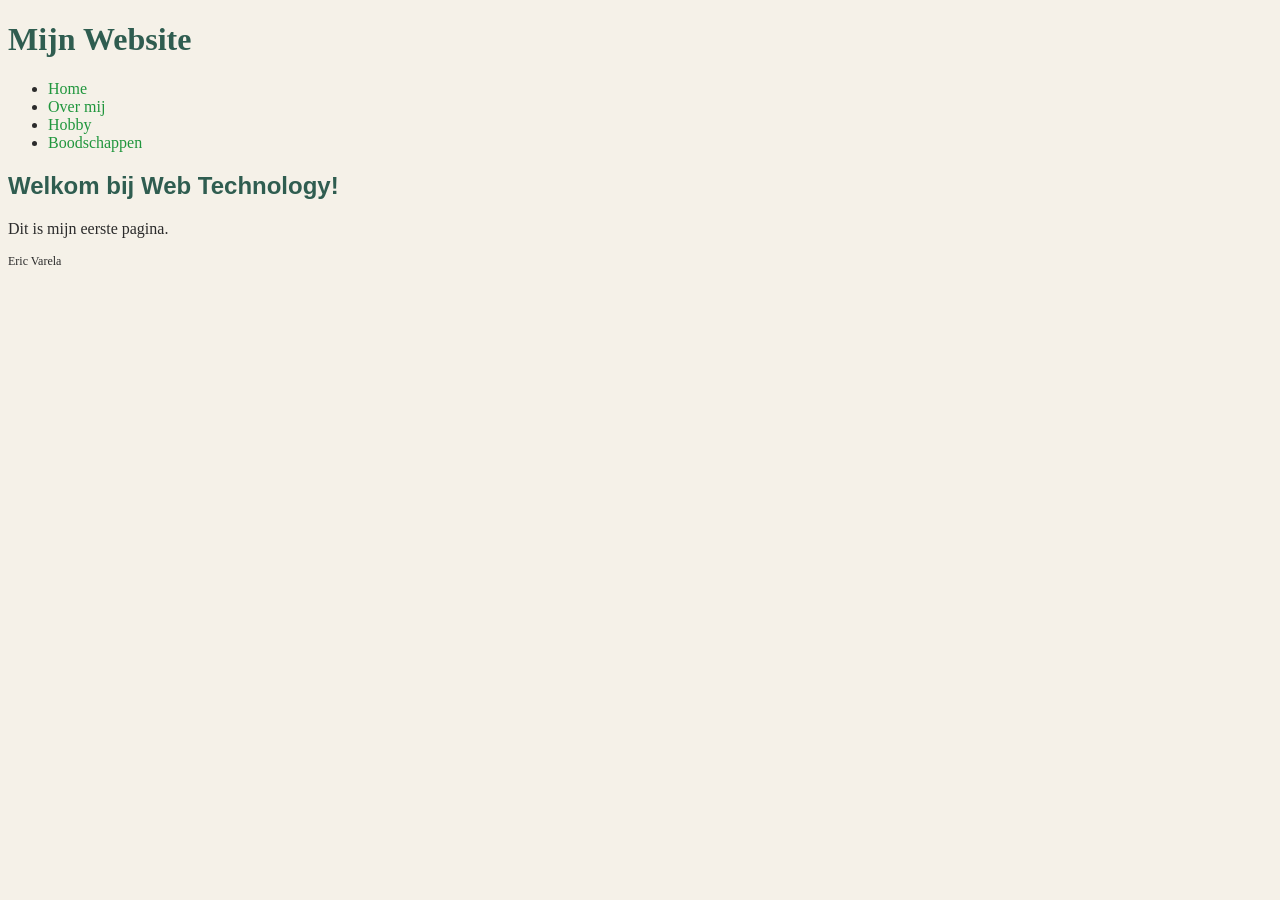
<file: site/index.html>
<!DOCTYPE html>
<html lang="nl">
    <head>
        <meta charset="utf-8">
        <meta name="viewport" content="width=device-width, initial-scale=1">
        <title>Mijn eerste pagina</title>
        <link rel="stylesheet" href="css/stijl.css">
    </head>
    <body>
    <header>
        <h1>Mijn Website</h1>
<nav>
<ul>
<li><a href="index.html">Home</a></li>
<li><a href="over-mij.html">Over mij</a></li>
<li><a href="hobby.html">Hobby</a></li>
<li><a href="boodschappen.html">Boodschappen</a></li>
</ul>
</nav>
    </header>
    <main>
    
        <h2>Welkom bij Web Technology!</h2>
        <p>Dit is mijn eerste pagina.</p>
        </main>
        
    
        
        <footer>
            <p>Eric Varela</p>
        </footer>
        </body>
</html>
</file>
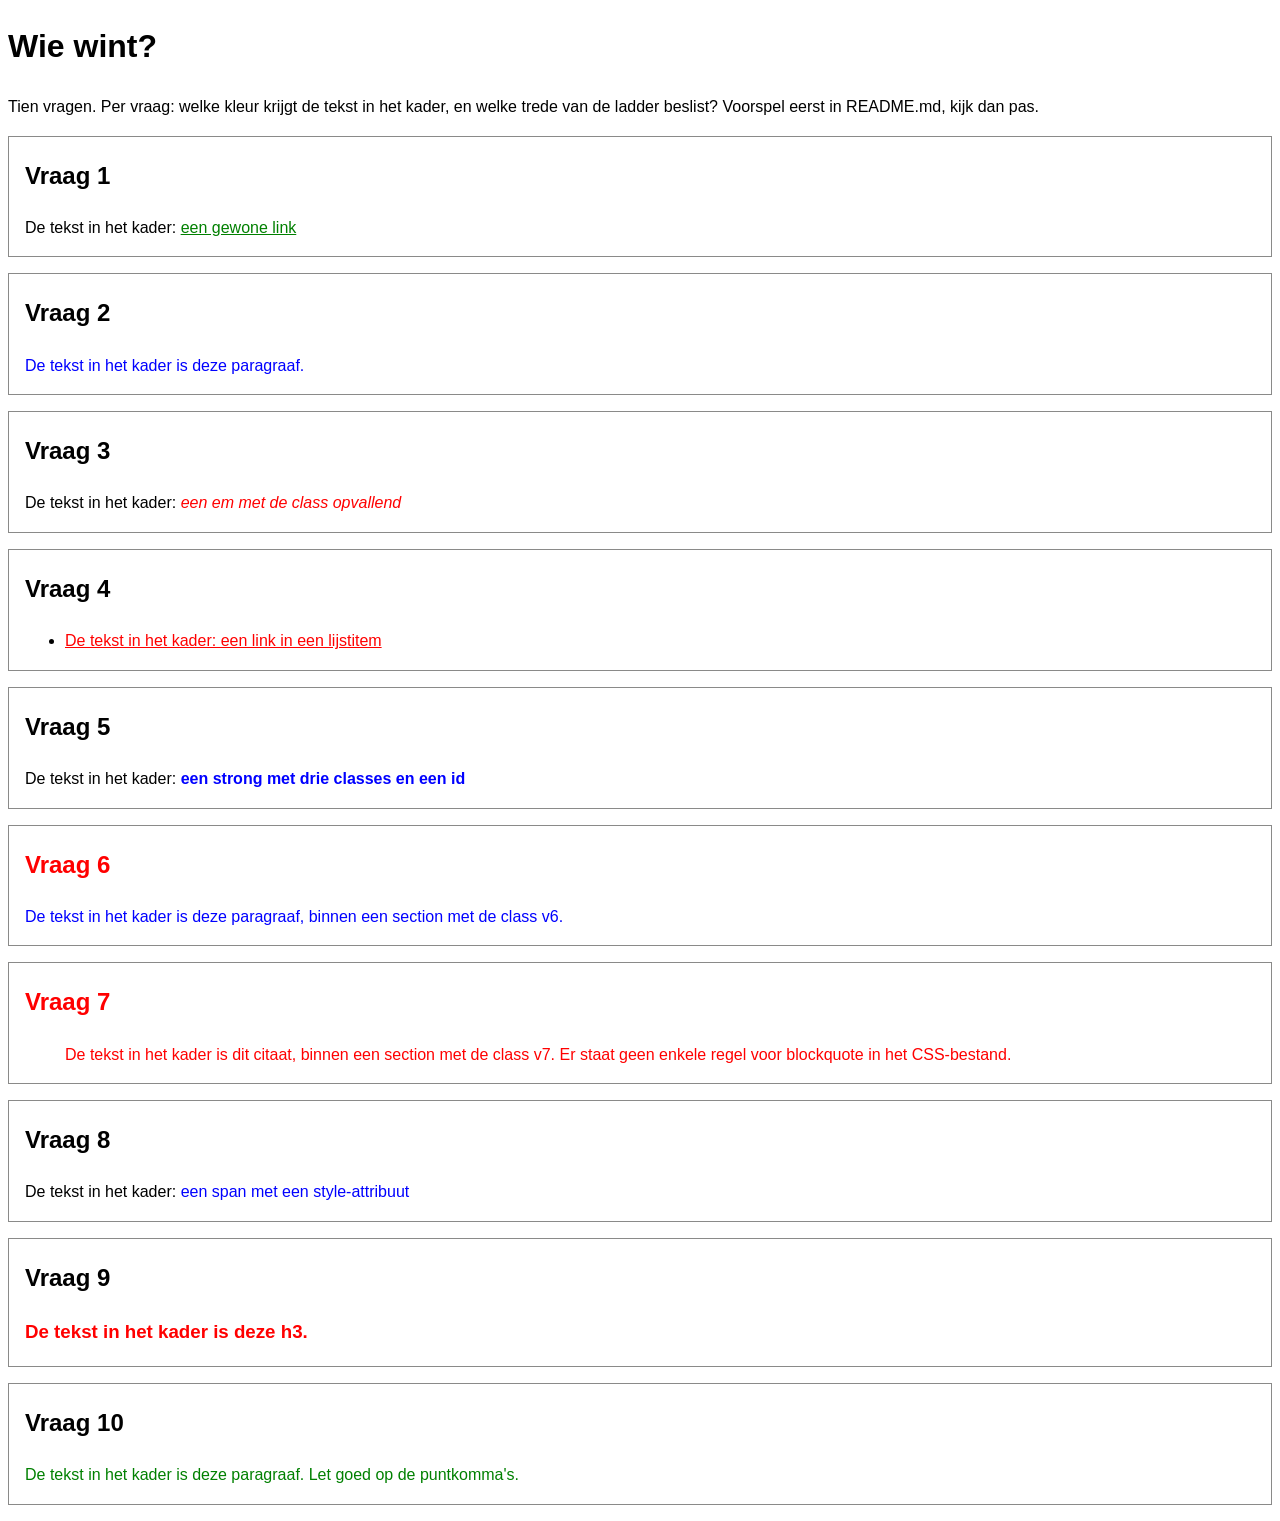
<file: labo-02/cascade/index.html>
<!-- index.html - oefening 3: voorspel, dan kijk. Wijzig dit bestand niet. -->
<!doctype html>
<html lang="nl">
  <head>
    <meta charset="utf-8">
    <meta name="viewport" content="width=device-width, initial-scale=1">
    <title>Wie wint? Tien vragen over de cascade</title>
    <link rel="stylesheet" href="css/stijl.css">
  </head>
  <body>
    <h1>Wie wint?</h1>
    <p>Tien vragen. Per vraag: welke kleur krijgt de tekst in het kader, en welke trede van de ladder beslist? Voorspel eerst in README.md, kijk dan pas.</p>

    <section class="vraag v1">
      <h2>Vraag 1</h2>
      <p>De tekst in het kader: <a href="#">een gewone link</a></p>
    </section>

    <section class="vraag v2">
      <h2>Vraag 2</h2>
      <p class="v2-tekst">De tekst in het kader is deze paragraaf.</p>
    </section>

    <section class="vraag v3">
      <h2>Vraag 3</h2>
      <p>De tekst in het kader: <em class="opvallend">een em met de class opvallend</em></p>
    </section>

    <section class="vraag v4">
      <h2>Vraag 4</h2>
      <ul>
        <li><a href="#">De tekst in het kader: een link in een lijstitem</a></li>
      </ul>
    </section>

    <section class="vraag v5">
      <h2>Vraag 5</h2>
      <p>De tekst in het kader: <strong class="een twee drie" id="v5-tekst">een strong met drie classes en een id</strong></p>
    </section>

    <section class="vraag v6">
      <h2>Vraag 6</h2>
      <p class="v6-tekst">De tekst in het kader is deze paragraaf, binnen een section met de class v6.</p>
    </section>

    <section class="vraag v7">
      <h2>Vraag 7</h2>
      <blockquote>De tekst in het kader is dit citaat, binnen een section met de class v7. Er staat geen enkele regel voor blockquote in het CSS-bestand.</blockquote>
    </section>

    <section class="vraag v8">
      <h2>Vraag 8</h2>
      <p>De tekst in het kader: <span class="v8-tekst" style="color: blue">een span met een style-attribuut</span></p>
    </section>

    <section class="vraag v9">
      <h2>Vraag 9</h2>
      <h3 class="v9-tekst">De tekst in het kader is deze h3.</h3>
    </section>

    <section class="vraag v10">
      <h2>Vraag 10</h2>
      <p class="v10-tekst">De tekst in het kader is deze paragraaf. Let goed op de puntkomma's.</p>
    </section>
  </body>
</html>
</file>
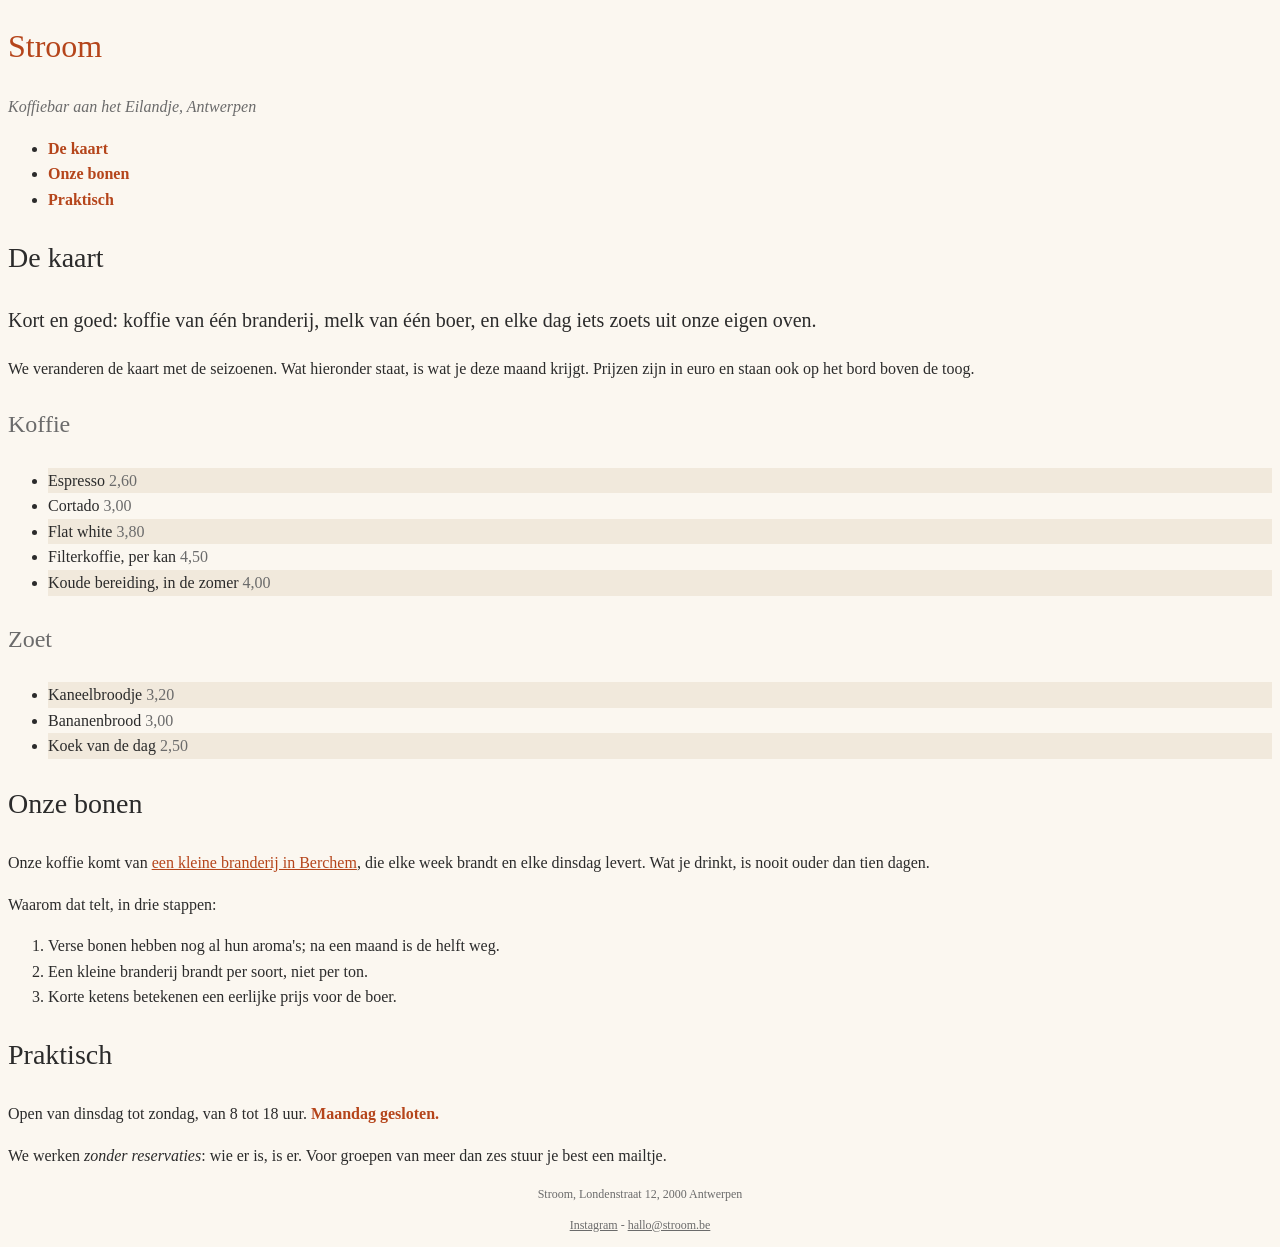
<file: labo-02/nabouw/index.html>
<!-- index.html - nabouw labo 2. Dit bestand mag je NIET wijzigen: geen class erbij, geen element verplaatst, geen style-attribuut. Jij schrijft css/stijl.css. -->
<!--
  Wat het screenshot niet kan tonen (hover en focus):
  - links in de navigatie: accentkleur, vet, geen onderstreping;
    bij hover en focus: inktkleur en onderstreept
  - links in main: accentkleur, onderstreept;
    bij hover en focus: papierkleur op een achtergrond in de accentkleur
  - links in de footer: gedempte kleur; bij hover en focus: accentkleur
-->
<!doctype html>
<html lang="nl">
  <head>
    <meta charset="utf-8">
    <meta name="viewport" content="width=device-width, initial-scale=1">
    <title>Stroom - koffiebar aan het Eilandje</title>
    <link rel="stylesheet" href="css/stijl.css">
  </head>
  <body>
    <header>
      <h1>Stroom</h1>
      <p class="slogan">Koffiebar aan het Eilandje, Antwerpen</p>
      <nav>
        <ul>
          <li><a href="#kaart">De kaart</a></li>
          <li><a href="#bonen">Onze bonen</a></li>
          <li><a href="#praktisch">Praktisch</a></li>
        </ul>
      </nav>
    </header>

    <main>
      <article>
        <h2 id="kaart">De kaart</h2>
        <p class="intro">Kort en goed: koffie van één branderij, melk van één boer, en elke dag iets zoets uit onze eigen oven.</p>
        <p>We veranderen de kaart met de seizoenen. Wat hieronder staat, is wat je deze maand krijgt. Prijzen zijn in euro en staan ook op het bord boven de toog.</p>

        <h3>Koffie</h3>
        <ul class="kaart">
          <li>Espresso <span class="prijs">2,60</span></li>
          <li>Cortado <span class="prijs">3,00</span></li>
          <li>Flat white <span class="prijs">3,80</span></li>
          <li>Filterkoffie, per kan <span class="prijs">4,50</span></li>
          <li>Koude bereiding, in de zomer <span class="prijs">4,00</span></li>
        </ul>

        <h3>Zoet</h3>
        <ul class="kaart">
          <li>Kaneelbroodje <span class="prijs">3,20</span></li>
          <li>Bananenbrood <span class="prijs">3,00</span></li>
          <li>Koek van de dag <span class="prijs">2,50</span></li>
        </ul>

        <h2 id="bonen">Onze bonen</h2>
        <p>Onze koffie komt van <a href="https://www.example.be">een kleine branderij in Berchem</a>, die elke week brandt en elke dinsdag levert. Wat je drinkt, is nooit ouder dan tien dagen.</p>
        <p>Waarom dat telt, in drie stappen:</p>
        <ol>
          <li>Verse bonen hebben nog al hun aroma's; na een maand is de helft weg.</li>
          <li>Een kleine branderij brandt per soort, niet per ton.</li>
          <li>Korte ketens betekenen een eerlijke prijs voor de boer.</li>
        </ol>

        <h2 id="praktisch">Praktisch</h2>
        <p>Open van dinsdag tot zondag, van 8 tot 18 uur. <strong>Maandag gesloten.</strong></p>
        <p>We werken <em>zonder reservaties</em>: wie er is, is er. Voor groepen van meer dan zes stuur je best een mailtje.</p>
      </article>
    </main>

    <footer>
      <p>Stroom, Londenstraat 12, 2000 Antwerpen</p>
      <p><a href="https://www.instagram.com">Instagram</a> - <a href="mailto:hallo@stroom.be">hallo@stroom.be</a></p>
    </footer>
  </body>
</html>
</file>
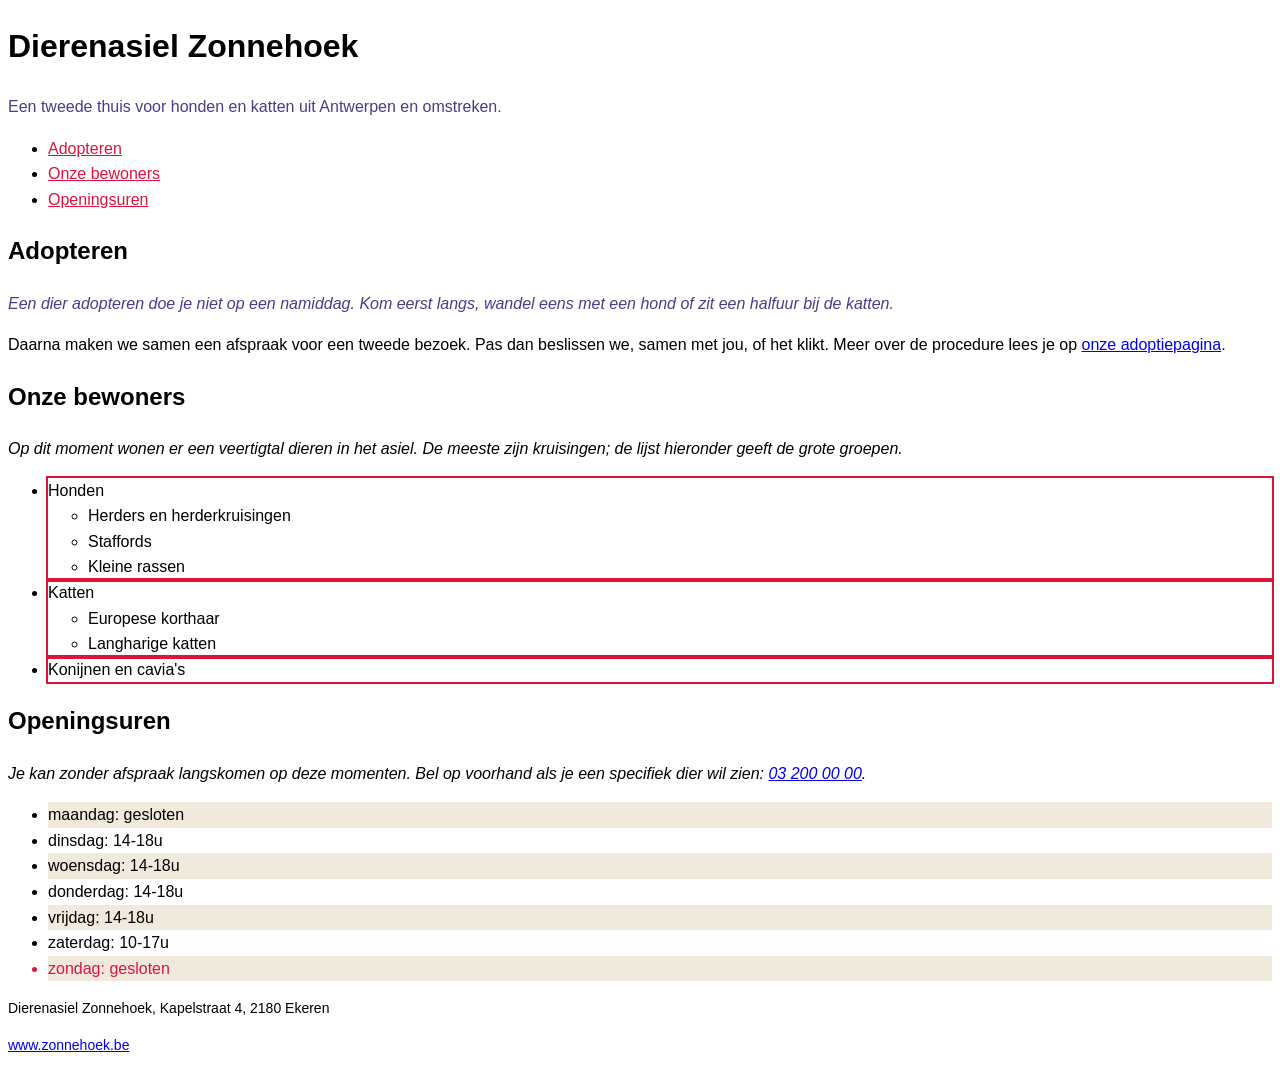
<file: labo-02/selectors/index.html>
<!-- index.html - oefening 2: selectors. Wijzig dit bestand niet; alles wat je nodig hebt, staat erin. -->
<!doctype html>
<html lang="nl">
  <head>
    <meta charset="utf-8">
    <meta name="viewport" content="width=device-width, initial-scale=1">
    <title>Dierenasiel Zonnehoek</title>
    <link rel="stylesheet" href="css/stijl.css">
  </head>
  <body>
    <header>
      <h1>Dierenasiel Zonnehoek</h1>
      <p class="slogan">Een tweede thuis voor honden en katten uit Antwerpen en omstreken.</p>
      <nav>
        <ul>
          <li><a href="#adopteren">Adopteren</a></li>
          <li><a href="#rassen">Onze bewoners</a></li>
          <li><a href="#uren">Openingsuren</a></li>
        </ul>
      </nav>
    </header>

    <main>
      <article>
        <h2 id="adopteren">Adopteren</h2>
        <p class="intro">Een dier adopteren doe je niet op een namiddag. Kom eerst langs, wandel eens met een hond of zit een halfuur bij de katten.</p>
        <p>Daarna maken we samen een afspraak voor een tweede bezoek. Pas dan beslissen we, samen met jou, of het klikt. Meer over de procedure lees je op <a href="https://www.zonnehoek.be/adoptie">onze adoptiepagina</a>.</p>

        <h2 id="rassen">Onze bewoners</h2>
        <p>Op dit moment wonen er een veertigtal dieren in het asiel. De meeste zijn kruisingen; de lijst hieronder geeft de grote groepen.</p>
        <ul class="rassen">
          <li>Honden
            <ul>
              <li>Herders en herderkruisingen</li>
              <li>Staffords</li>
              <li>Kleine rassen</li>
            </ul>
          </li>
          <li>Katten
            <ul>
              <li>Europese korthaar</li>
              <li>Langharige katten</li>
            </ul>
          </li>
          <li>Konijnen en cavia's</li>
        </ul>

        <h2 id="uren">Openingsuren</h2>
        <p>Je kan zonder afspraak langskomen op deze momenten. Bel op voorhand als je een specifiek dier wil zien: <a href="tel:+3232000000">03 200 00 00</a>.</p>
        <ul class="uren">
          <li>maandag: gesloten</li>
          <li>dinsdag: 14-18u</li>
          <li>woensdag: 14-18u</li>
          <li>donderdag: 14-18u</li>
          <li>vrijdag: 14-18u</li>
          <li>zaterdag: 10-17u</li>
          <li>zondag: gesloten</li>
        </ul>
      </article>
    </main>

    <footer>
      <p>Dierenasiel Zonnehoek, Kapelstraat 4, 2180 Ekeren</p>
      <p><a href="https://www.zonnehoek.be">www.zonnehoek.be</a></p>
    </footer>
  </body>
</html>
</file>
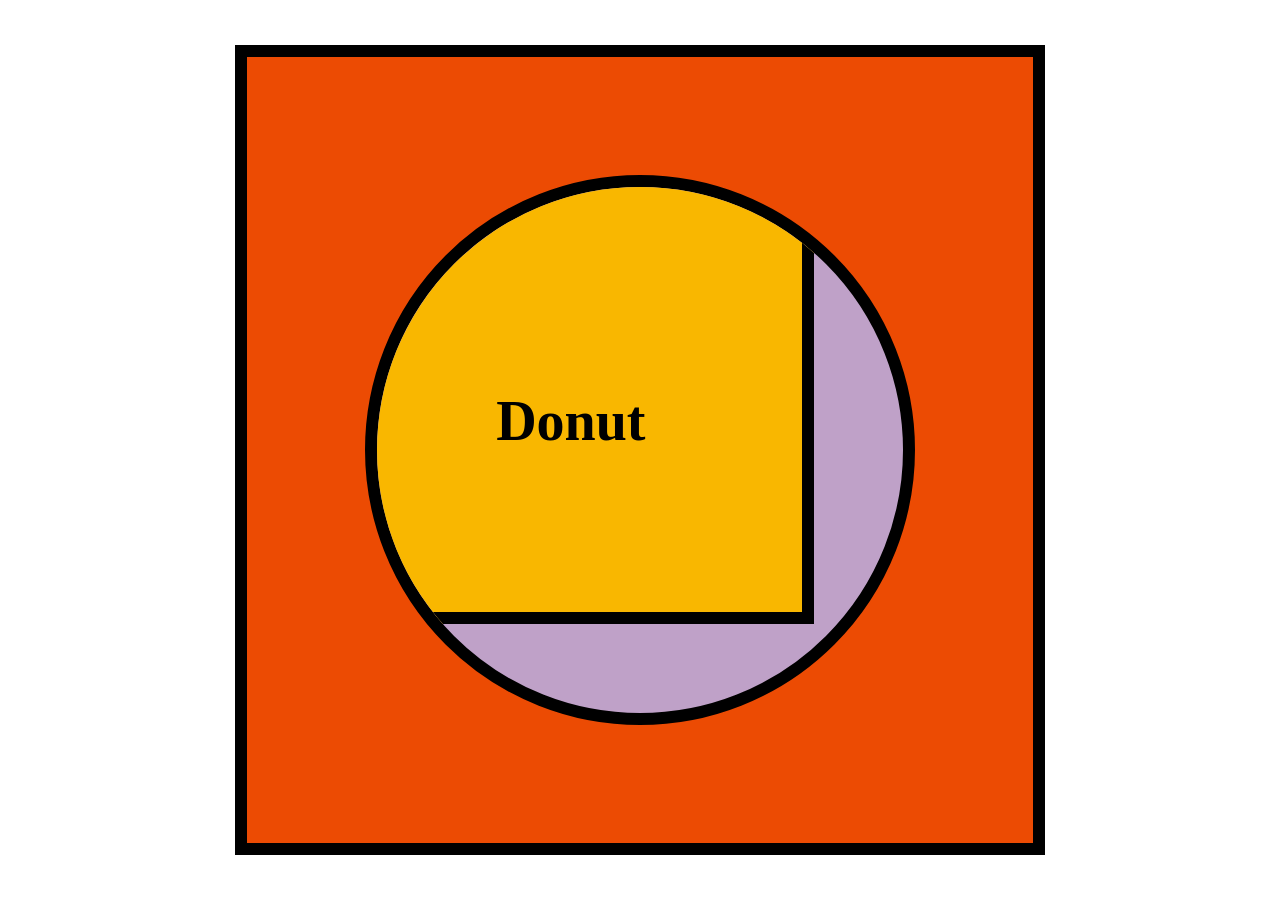
<file: labo-03/donut/index.html>
<!doctype html>
<html lang="en">
<head>
  <meta charset="utf-8">
  <meta name="viewport" content="width=device-width, initial-scale=1">
  <title>Labo 3 - Donut</title>
  <link rel="stylesheet" href="css/reset.css">
  <link rel="stylesheet" href="css/stijl.css">
</head>
<body>
  <!-- Do not change this file. Write your CSS in css/stijl.css. -->
  <main>
    <div>
      <h1>Donut</h1>
    </div>
  </main>
</body>
</html>
</file>
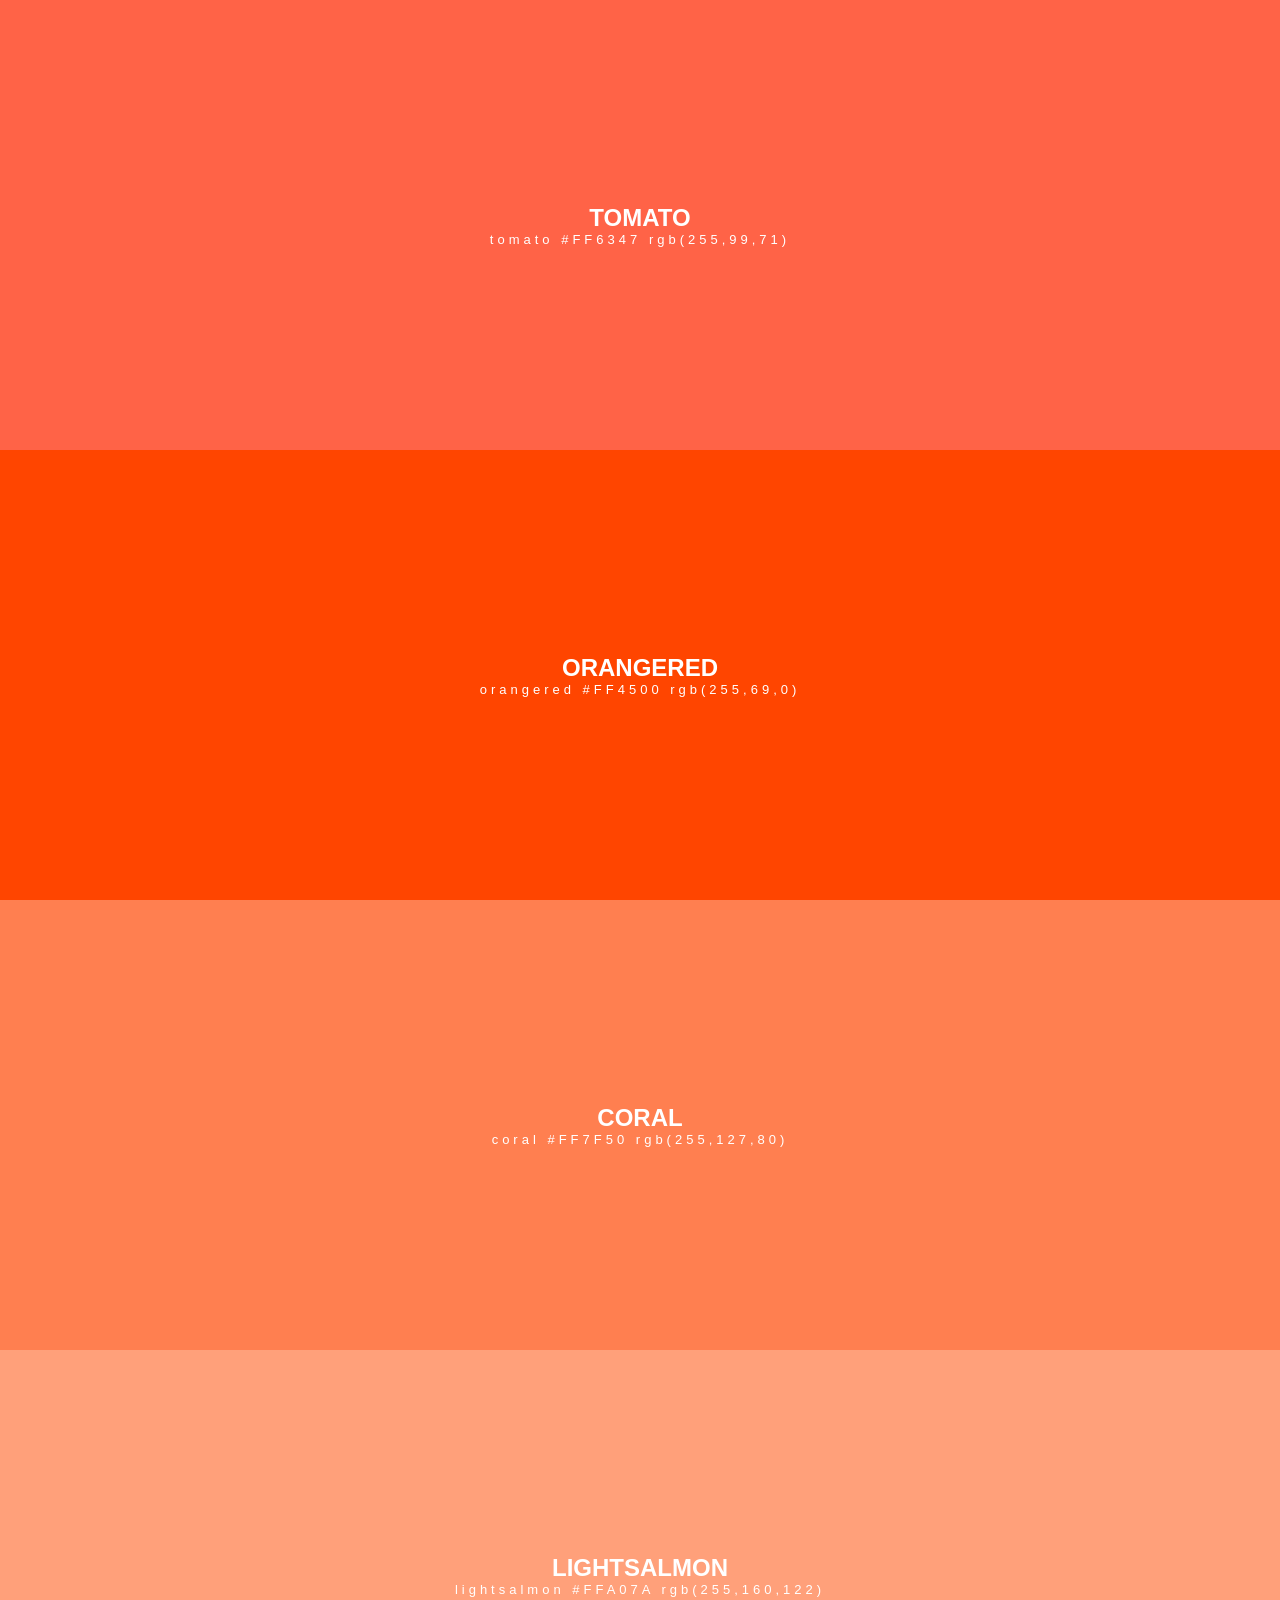
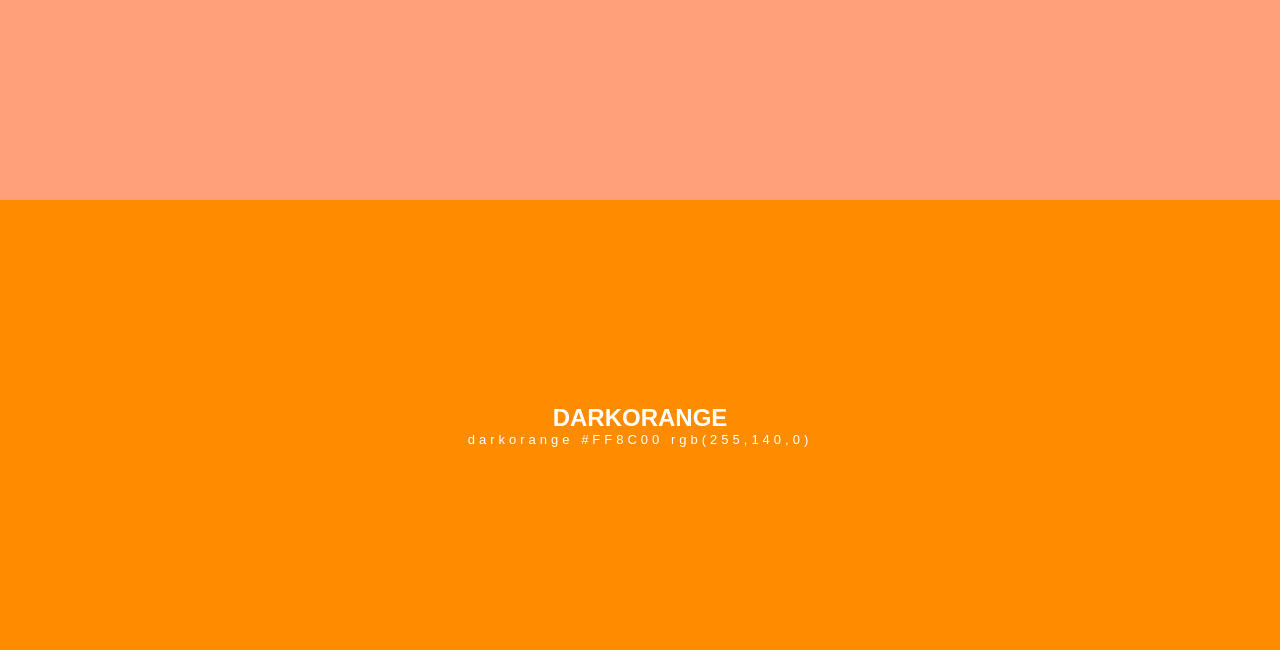
<file: labo-03/kleuren/index.html>
<!doctype html>
<html lang="en">
<head>
  <meta charset="utf-8">
  <meta name="viewport" content="width=device-width, initial-scale=1">
  <title>Labo 3 - Kleurenstalen</title>
  <link rel="stylesheet" href="css/reset.css">
  <link rel="stylesheet" href="css/stijl.css">
</head>
<body>
  <!-- Do not change this file. Write your CSS in css/stijl.css. -->
  <ul>
    <li class="tomato">
      <h2>TOMATO</h2>
      <p class="codes"><span>tomato</span> <span>#FF6347</span> <span>rgb(255,99,71)</span></p>
    </li>
    <li class="orangered">
      <h2>ORANGERED</h2>
      <p class="codes"><span>orangered</span> <span>#FF4500</span> <span>rgb(255,69,0)</span></p>
    </li>
    <li class="coral">
      <h2>CORAL</h2>
      <p class="codes"><span>coral</span> <span>#FF7F50</span> <span>rgb(255,127,80)</span></p>
    </li>
    <li class="lightsalmon">
      <h2>LIGHTSALMON</h2>
      <p class="codes"><span>lightsalmon</span> <span>#FFA07A</span> <span>rgb(255,160,122)</span></p>
    </li>
    <li class="darkorange">
      <h2>DARKORANGE</h2>
      <p class="codes"><span>darkorange</span> <span>#FF8C00</span> <span>rgb(255,140,0)</span></p>
    </li>
  </ul>
</body>
</html>
</file>
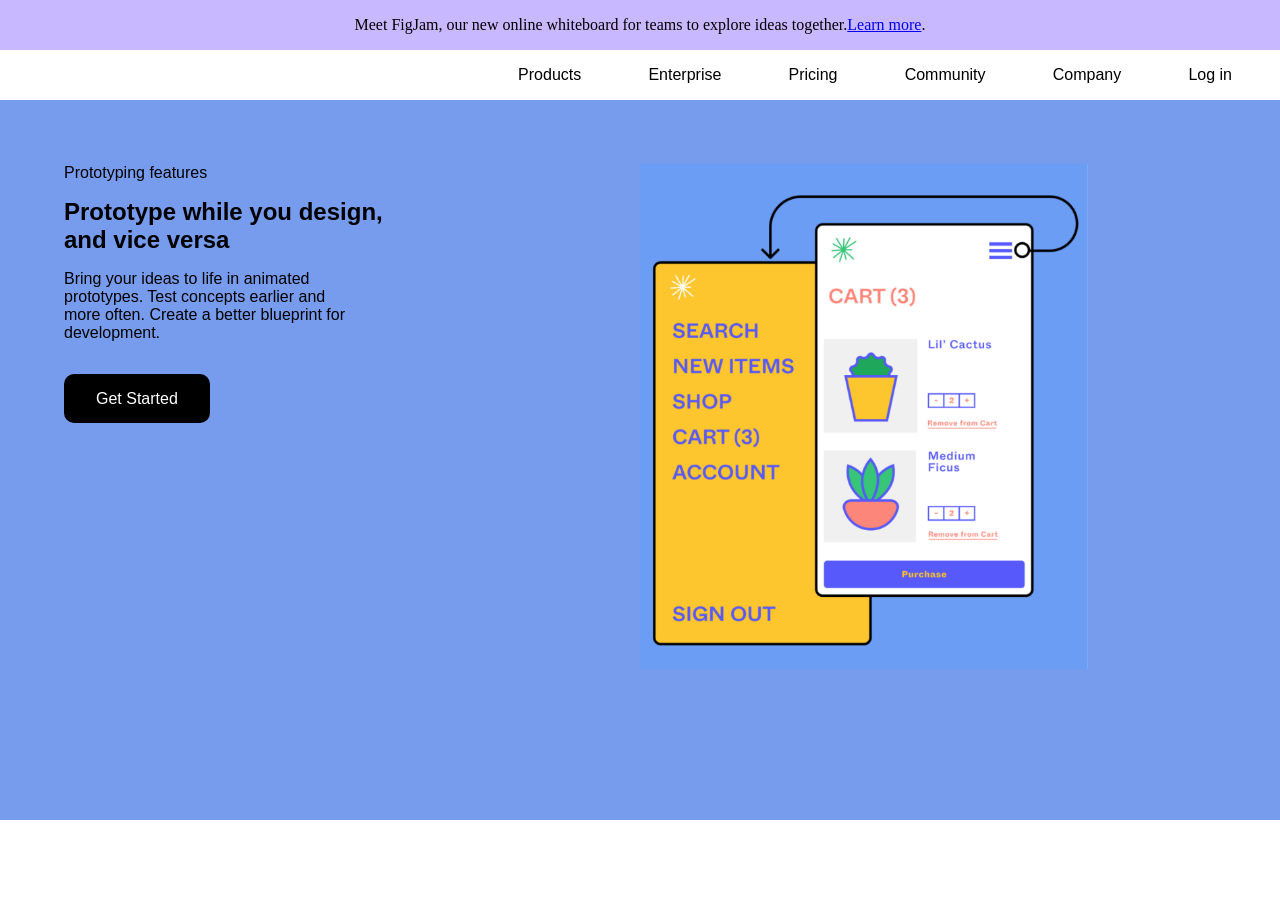
<file: labo-03/landing/index.html>
<!doctype html>
<html lang="en">
<head>
  <meta charset="utf-8">
  <meta name="viewport" content="width=device-width, initial-scale=1">
  <title>Labo 3 - Landingspagina</title>
  <link rel="stylesheet" href="css/reset.css">
  <link rel="stylesheet" href="css/stijl.css">
</head>
<body>
  <!-- Do not change this file. Write your CSS in css/stijl.css.
       Not visible in the screenshot: on :hover and :focus the links in the
       banner and in the navigation get an underline, and the button turns
       dark grey (#333333) instead of black. -->
  <div class="banner">
    <p>Meet FigJam, our new online whiteboard for teams to explore ideas together. <a href="#">Learn more</a>.</p>
  </div>
  <header>
    <nav>
      <ul>
        <li><a href="#">Products</a></li>
        <li><a href="#">Enterprise</a></li>
        <li><a href="#">Pricing</a></li>
        <li><a href="#">Community</a></li>
        <li><a href="#">Company</a></li>
        <li><a href="#">Log in</a></li>
      </ul>
    </nav>
  </header>
  <main>
    <article>
      <p class="bovenkop">Prototyping features</p>
      <h1>Prototype while you design, and vice versa</h1>
      <p>Bring your ideas to life in animated prototypes. Test concepts earlier and more often. Create a better blueprint for development.</p>
      <a href="#" class="knop">Get Started</a>
    </article><!-- no whitespace between these two tags: see syllabus 3.7 --><div class="afbeelding">
      <img src="afbeeldingen/prototype.png" alt="Prototype of a plant shop: a yellow menu panel next to a white cart screen">
  </div>
  </main>
</body>
</html>
</file>
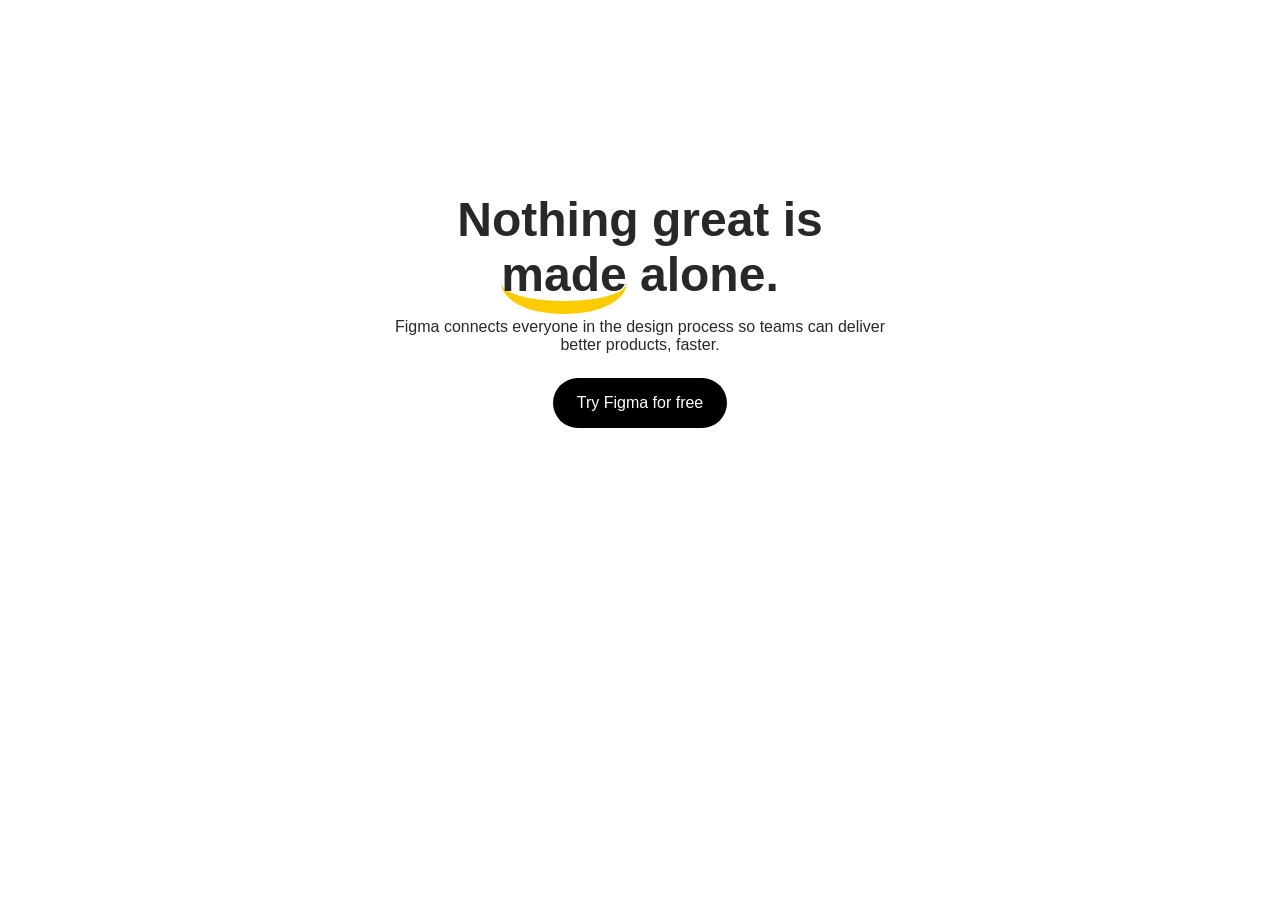
<file: labo-03/slogan/index.html>
<!doctype html>
<html lang="en">
<head>
  <meta charset="utf-8">
  <meta name="viewport" content="width=device-width, initial-scale=1">
  <title>Labo 3 - Slogan</title>
  <link rel="stylesheet" href="css/reset.css">
  <link rel="stylesheet" href="css/stijl.css">
</head>
<body>
  <!-- Do not change this file. Write your CSS in css/stijl.css.
       Not visible in the screenshot: on :hover and :focus the button turns
       dark grey (#333333) instead of black. -->
  <h2>Nothing great is <span>made</span> alone.</h2>
  <p>Figma connects everyone in the design process so teams can deliver better products, faster.</p>
  <a href="https://www.figma.com">Try Figma for free</a>
</body>
</html>
</file>
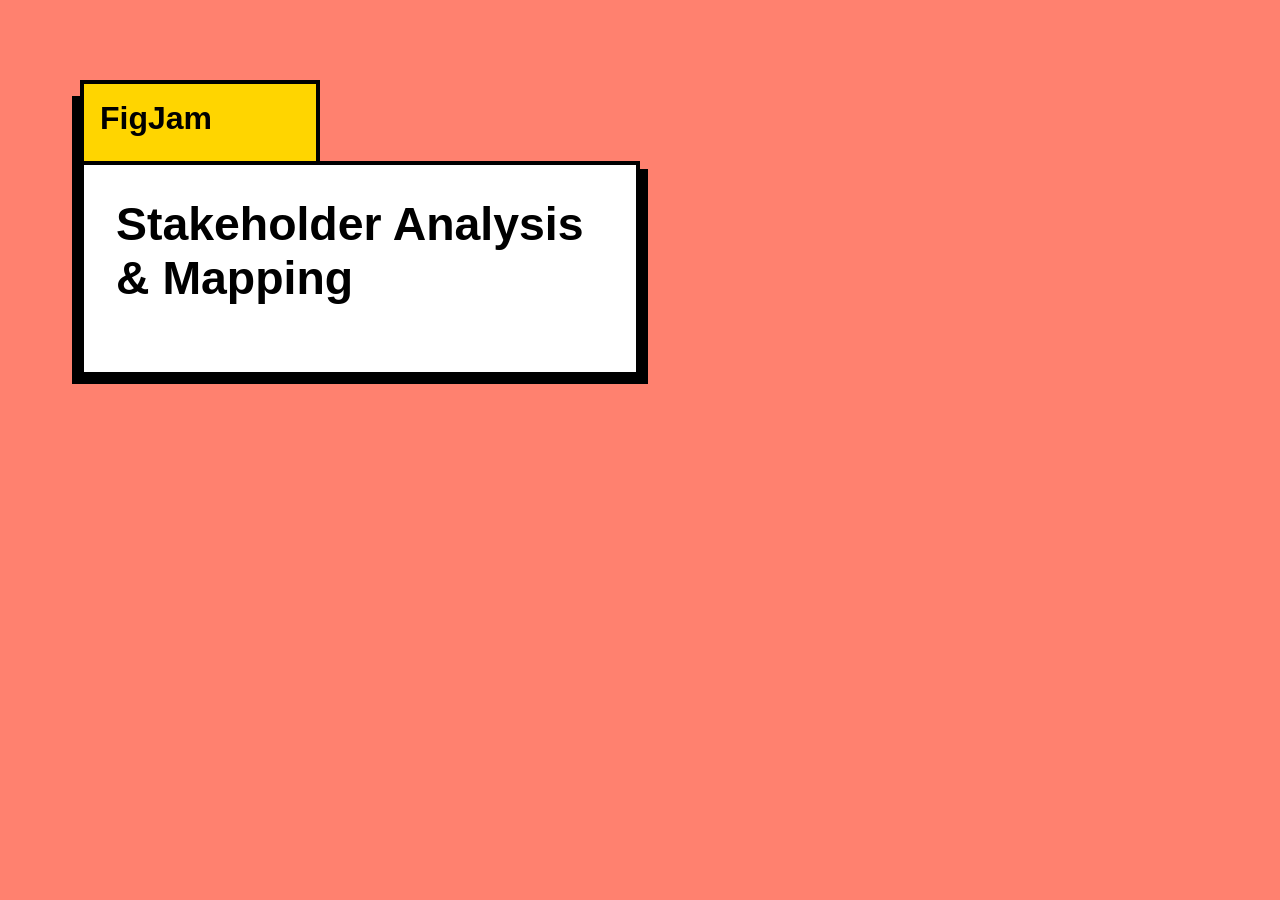
<file: labo-03/tabblad/index.html>
<!doctype html>
<html lang="en">
<head>
  <meta charset="utf-8">
  <meta name="viewport" content="width=device-width, initial-scale=1">
  <title>Labo 3 - Tabblad</title>
  <link rel="stylesheet" href="css/reset.css">
  <link rel="stylesheet" href="css/stijl.css">
</head>
<body>
  <!-- Do not change this file. Write your CSS in css/stijl.css. -->
  <h1>FigJam</h1>
  <h2>Stakeholder Analysis &amp; Mapping</h2>
</body>
</html>
</file>
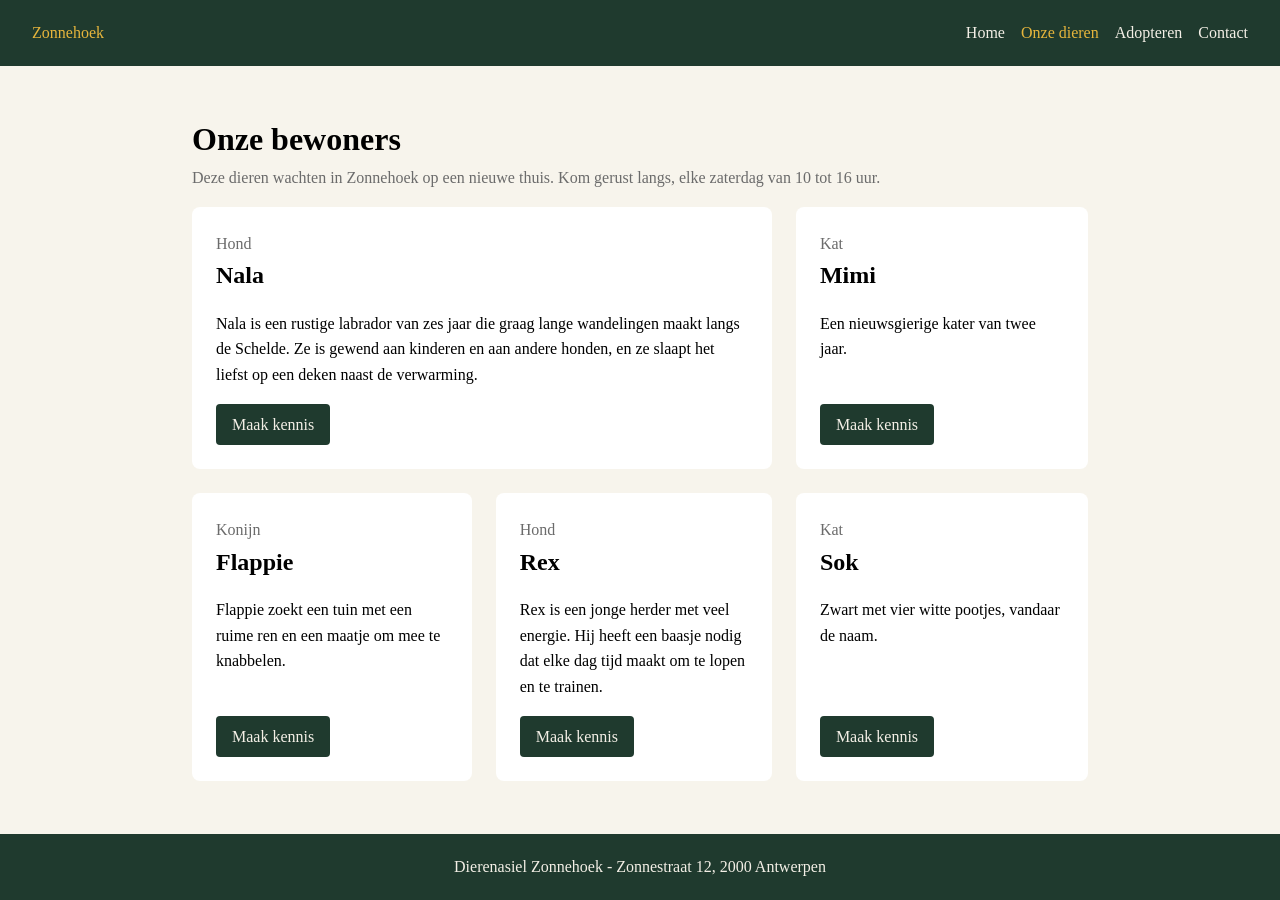
<file: labo-04/dierenasiel/index.html>
<!doctype html>
<html lang="nl">
<head>
  <meta charset="utf-8">
  <meta name="viewport" content="width=device-width, initial-scale=1">
  <title>Labo 4 - Dierenasiel Zonnehoek</title>
  <link rel="stylesheet" href="css/reset.css">
  <link rel="stylesheet" href="css/stijl.css">
</head>
<body>
  <!-- Do not change this file. Write your CSS in css/stijl.css.
       Not visible in the screenshot: on :hover and :focus the links in the
       navigation get an underline, and a button turns dark (#2b2b2b). -->
  <header>
    <a class="logo" href="index.html">Zonnehoek</a>
    <nav>
      <ul>
        <li><a href="index.html">Home</a></li>
        <li><a href="dieren.html" class="actief">Onze dieren</a></li>
        <li><a href="adopteren.html">Adopteren</a></li>
        <li><a href="contact.html">Contact</a></li>
      </ul>
    </nav>
  </header>
  <main>
    <h1>Onze bewoners</h1>
    <p class="intro">Deze dieren wachten in Zonnehoek op een nieuwe thuis. Kom gerust langs, elke zaterdag van 10 tot 16 uur.</p>
    <ul class="kaarten">
      <li class="kaart uitgelicht">
        <p class="soort">Hond</p>
        <h2>Nala</h2>
        <p class="beschrijving">Nala is een rustige labrador van zes jaar die graag lange wandelingen maakt langs de Schelde. Ze is gewend aan kinderen en aan andere honden, en ze slaapt het liefst op een deken naast de verwarming.</p>
        <a class="knop" href="#">Maak kennis</a>
      </li>
      <li class="kaart">
        <p class="soort">Kat</p>
        <h2>Mimi</h2>
        <p class="beschrijving">Een nieuwsgierige kater van twee jaar.</p>
        <a class="knop" href="#">Maak kennis</a>
      </li>
      <li class="kaart">
        <p class="soort">Konijn</p>
        <h2>Flappie</h2>
        <p class="beschrijving">Flappie zoekt een tuin met een ruime ren en een maatje om mee te knabbelen.</p>
        <a class="knop" href="#">Maak kennis</a>
      </li>
      <li class="kaart">
        <p class="soort">Hond</p>
        <h2>Rex</h2>
        <p class="beschrijving">Rex is een jonge herder met veel energie. Hij heeft een baasje nodig dat elke dag tijd maakt om te lopen en te trainen.</p>
        <a class="knop" href="#">Maak kennis</a>
      </li>
      <li class="kaart">
        <p class="soort">Kat</p>
        <h2>Sok</h2>
        <p class="beschrijving">Zwart met vier witte pootjes, vandaar de naam.</p>
        <a class="knop" href="#">Maak kennis</a>
      </li>
    </ul>
  </main>
  <footer>
    <p>Dierenasiel Zonnehoek - Zonnestraat 12, 2000 Antwerpen</p>
  </footer>
</body>
</html>
</file>
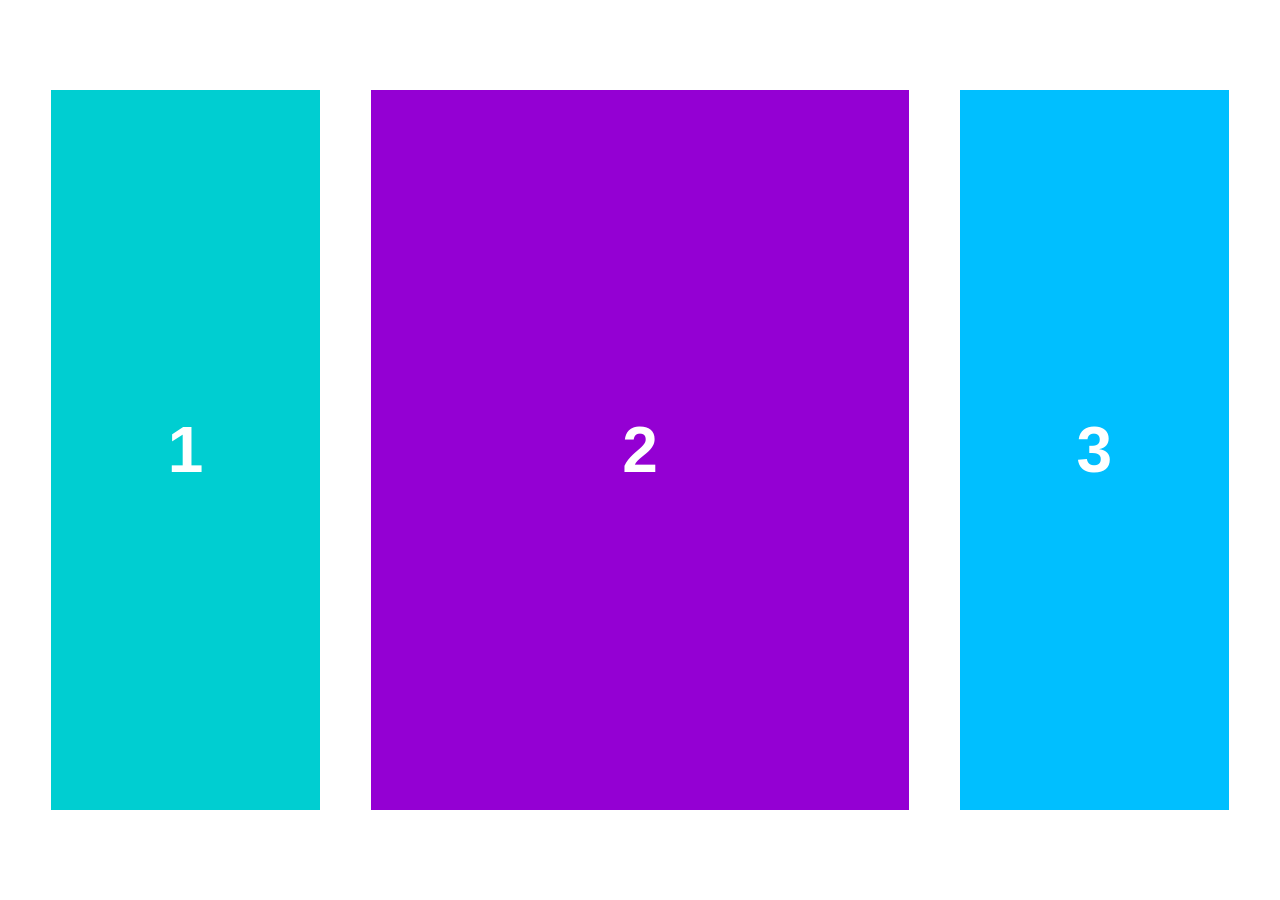
<file: labo-04/kolommen/index.html>
<!doctype html>
<html lang="nl">
<head>
  <meta charset="utf-8">
  <meta name="viewport" content="width=device-width, initial-scale=1">
  <title>Labo 4 - Drie kolommen</title>
  <link rel="stylesheet" href="css/reset.css">
  <link rel="stylesheet" href="css/stijl.css">
</head>
<body>
  <!-- Do not change this file. Write your CSS in css/stijl.css. -->
  <main>
    <div>1</div>
    <div>2</div>
    <div>3</div>
  </main>
</body>
</html>
</file>
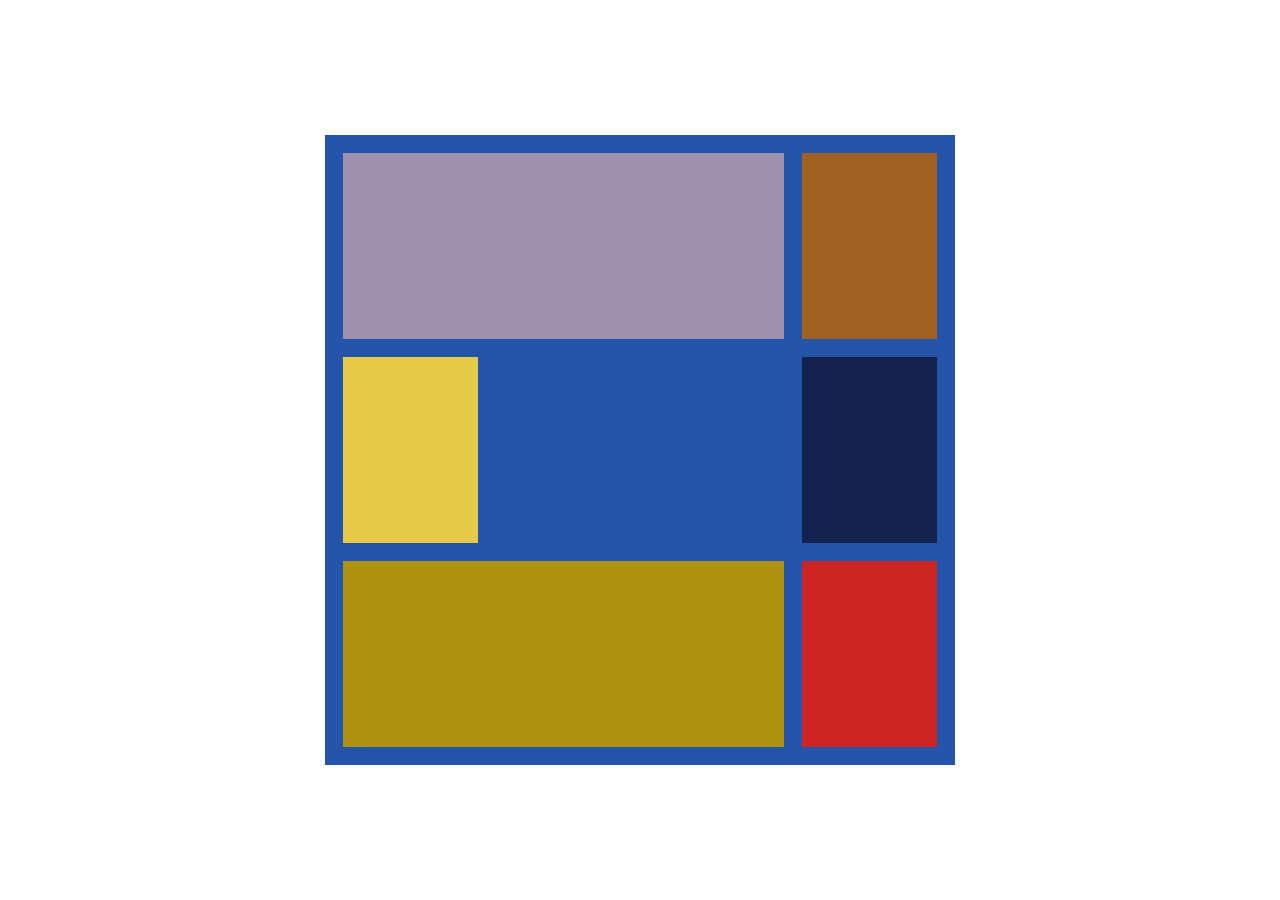
<file: labo-04/mondriaan/index.html>
<!doctype html>
<html lang="nl">
<head>
  <meta charset="utf-8">
  <meta name="viewport" content="width=device-width, initial-scale=1">
  <title>Labo 4 - Mondriaan</title>
  <link rel="stylesheet" href="css/reset.css">
  <link rel="stylesheet" href="css/stijl.css">
</head>
<body>
  <!-- Do not change this file. Write your CSS in css/stijl.css. -->
  <main class="schilderij">
    <div class="lila"></div>
    <div class="bruin"></div>
    <div class="geel"></div>
    <div class="marine"></div>
    <div class="olijf"></div>
    <div class="rood"></div>
  </main>
</body>
</html>
</file>
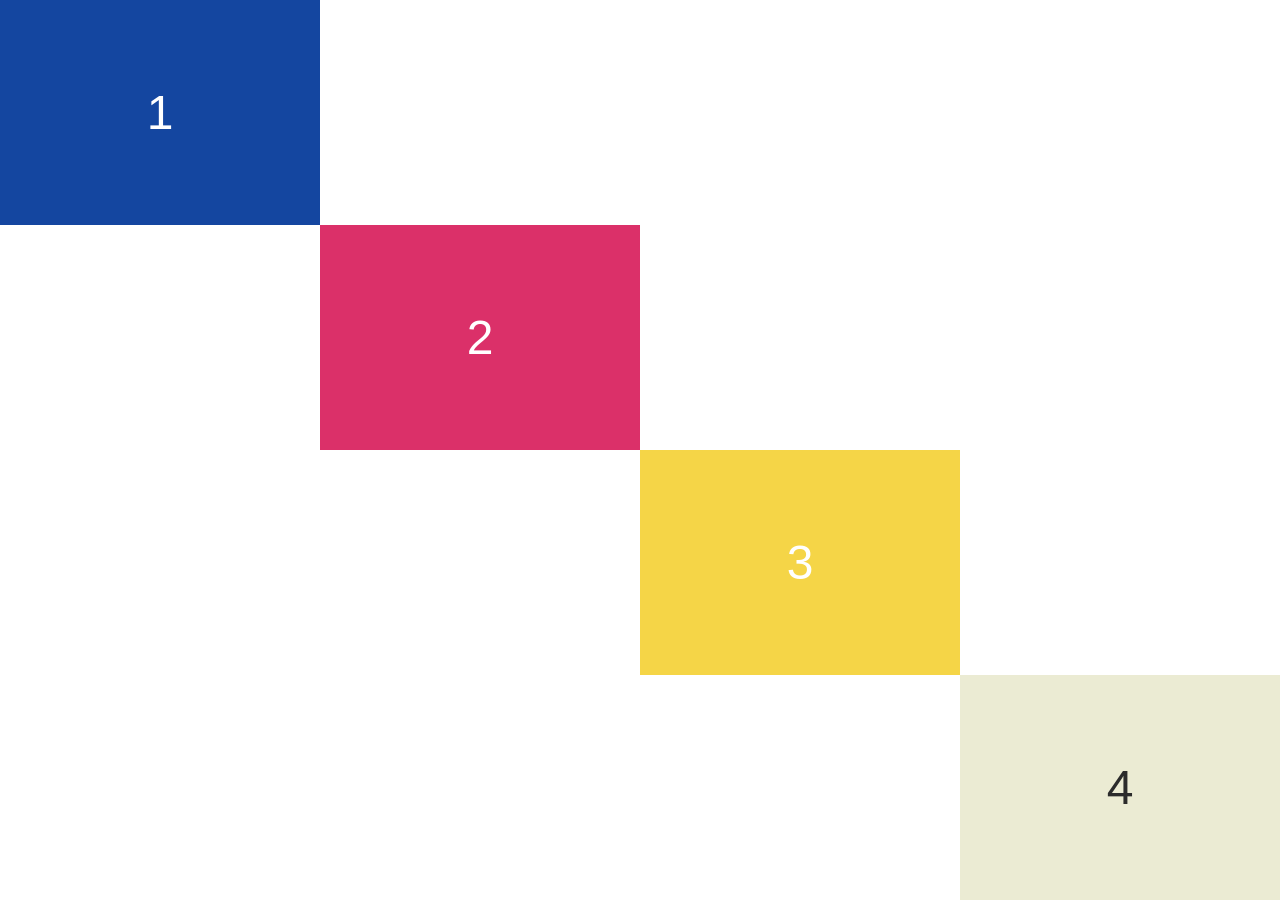
<file: labo-04/trap/index.html>
<!doctype html>
<html lang="nl">
<head>
  <meta charset="utf-8">
  <meta name="viewport" content="width=device-width, initial-scale=1">
  <title>Labo 4 - Trap</title>
  <link rel="stylesheet" href="css/reset.css">
  <link rel="stylesheet" href="css/stijl.css">
</head>
<body>
  <!-- Do not change this file. Write your CSS in css/stijl.css. -->
  <main class="trap">
    <div class="trede">1</div>
    <div class="trede">2</div>
    <div class="trede">3</div>
    <div class="trede">4</div>
  </main>
</body>
</html>
</file>
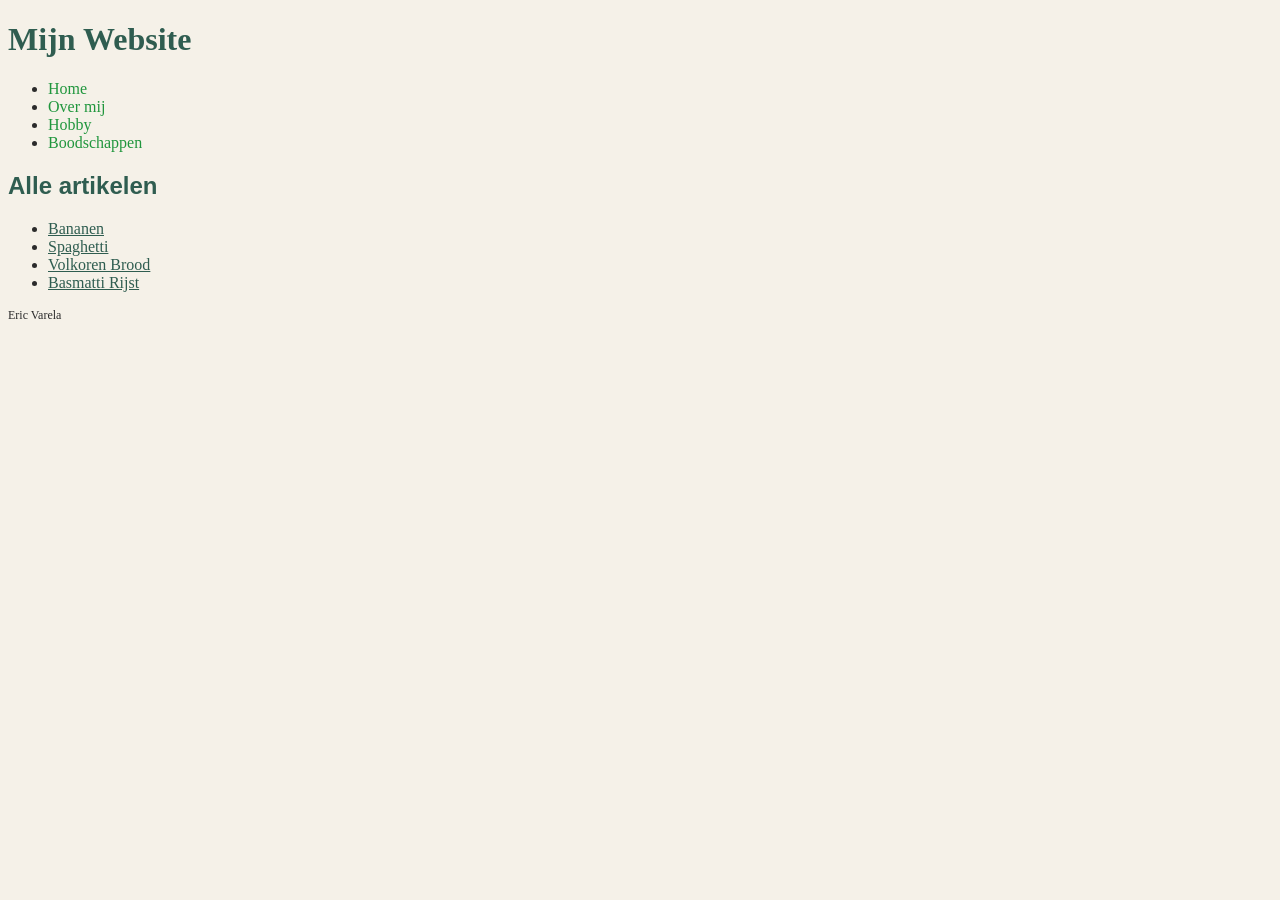
<file: site/boodschappen.html>
<!DOCTYPE html>
    <html lang="nl">
        <head>
            <meta charset="utf-8">
            <meta name="viewport" content="width=device-width, initial-scale=1">
            <title>Boodschappenlijst</title>
            <link rel="stylesheet" href="css/stijl.css">
            </head>
           <body>
            <header>
<h1>Mijn Website</h1>
<nav>
    <ul>
<li><a href="index.html">Home</a></li>
<li><a href="over-mij.html">Over mij</a></li>
<li><a href="hobby.html">Hobby</a></li>
<li><a href="boodschappen.html">Boodschappen</a></li>
</ul>
</nav>
            </header>
        <main>
            <h2> Alle artikelen</h2>
            <ul>
                <li><a href="https://www.ah.be/producten/product/wi197393/bananen-tros?utm_">Bananen</a></li>
                <li><a href="https://www.ah.be/producten/product/wi159760/ah-spaghetti?utm_">Spaghetti</a></li>
                <li><a href="https://www.ah.be/producten/product/wi487298/ah-rond-volkoren-half?utm_">Volkoren Brood</a></li>
                <li><a href="https://www.ah.be/producten/product/wi199750/ah-basmatirijst?utm_source">Basmatti Rijst</a></li>

            </ul>

        </main>
        <footer>
<p>Eric Varela</p>
</footer>
         </body>
         </html>
</file>
<file: site/css/stijl.css>
:root {
    --color-background: #F5F1E8;
--color-heading: #2F5D50;
--color-text: #2B2B2B;
--maat-basis: 1rem;
--maat-koppen:1.50rem;
--font-title: Georgia;
--font-heading: Arial;
--font-text: Verdana;
}
body {
    background-color: var(--color-background);
    font-size: var(--maat-basis);
    font-family: var(--font-text);
    color:var(--color-text);  
}
nav a {
    text-decoration: none;
    color:rgba(30, 149, 59, 0.993);

}
nav a:hover, nav a:focus {
    color:black;
    text-decoration: underline;
}
h1 {
    font-family: var(--font-title);
    color:var(--color-heading);
}
h2, h3 {
    color:var(--color-heading);
    font-family: var(--font-heading);
}
footer {
    font-size:0.75rem;
}
main a {
    color:#2F5D50;
}
</file>
<file: labo-02/cascade/css/stijl.css>
/* stijl.css - oefening 3: voorspel, dan kijk. Wijzig dit bestand niet. */

/* Opmaak van de pagina zelf; doet niet mee in de vragen. */
body {
  font-family: Verdana, sans-serif;
  line-height: 1.6;
}

.vraag {
  border: 1px solid #8a8a89;
  padding: 0 1rem;
  margin-bottom: 1rem;
}

/* ---- vraag 1 ---- */
a {
  color: green;
}

/* ---- vraag 2 ---- */
.v2-tekst {
  color: red;
}

.v2-tekst {
  color: blue;
}

/* ---- vraag 3 ---- */
.opvallend {
  color: red;
}

em {
  color: blue;
}

/* ---- vraag 4 ---- */
.v4 > a {
  color: green;
}

.v4 a {
  color: red;
}

/* ---- vraag 5 ---- */
.een.twee.drie {
  color: red;
}

#v5-tekst {
  color: blue;
}

/* ---- vraag 6 ---- */
.v6 {
  color: red;
}

.v6-tekst {
  color: blue;
}

/* ---- vraag 7 ---- */
.v7 {
  color: red;
}

/* ---- vraag 8 ---- */
.v8-tekst {
  color: red;
}

/* ---- vraag 9 ---- */
h3 {
  color: red !important;
}

.v9-tekst {
  color: blue;
}

/* ---- vraag 10 ---- */
.v10-tekst {
  color: green;
  font-size: 1.5rem
  color: blue;
}
</file>
<file: labo-02/nabouw/css/stijl.css>
:root {

    --color-papier: #fbf7f0;
    --color-accent: #b5451b;
    --color-inkt: #2b2b2b;
    --color-gedempt: #6b6b6b;
    --color-zebra: #f1e9dc;
    --font-body: verdana;
    --font-koppen: georgia;


}

body {
    font-family: var(--font-body);
    font-size: 1rem;
    line-height: 1.6;
    background-color: var(--color-papier);
    color:var(--color-inkt);
    

}
h1, h2, h3 {
   font-family: var(--font-koppen);
    font-weight: normal;
}
h1 {
    color: var(--color-accent);
    font-size: 2rem;


}
h2 {
    font-size: 1.75rem;

}
.slogan {
    color:var(--color-gedempt);
    font-style: italic;

}
nav a {
    color: var(--color-accent);
    font-weight: bold;
    text-decoration: none;
}
nav a:hover, nav a:focus {
color: var(--color-inkt);
text-decoration: underline;
}
.intro {
    font-size: 1.25rem;
}
h3 {
    color: var(--color-gedempt);
    font-size: 1.50rem;

}
.kaart li:nth-child(odd) {
    background-color:var(--color-zebra);

    
}
.prijs {
    color:var(--color-gedempt);
}
main a {
    color:var(--color-accent);
    text-decoration: underline;
}
main a:hover, main a:focus {
    color:var(--color-papier);
    background-color: var(--color-accent);
}
strong {
    color:var(--color-accent);
    font-weight: bold;
}
footer {
    font-size: 0.75rem;
    color:var(--color-gedempt);
    text-align: center;
}
footer a {
    color:var(--color-gedempt);

}
footer a:hover, footer a:focus {
    color:var(--color-accent);
}
</file>
<file: labo-02/selectors/css/stijl.css>
/* stijl.css - oefening 2: selectors schrijven en lezen */

/* Schrijf onder elke opdracht de regel met de selector die precies die
   elementen raakt. Gebruik de declaratie die erbij staat, zodat je in de
   browser meteen ziet wat je raakte. Voeg niets toe aan index.html. */

body {
  font-family: Verdana, sans-serif;
  line-height: 1.6;
}

/* 1. alle links in de navigatie -> color: crimson; */
nav a {
      color: crimson;

}


/* 2. alleen de paragrafen in de footer -> font-size: 0.875rem; */
footer p {
    font-size: 0.875rem;  
}

/* 3. alleen de lijstitems van het BUITENSTE niveau in de lijst met de class
      rassen (dus niet de items van de binnenlijsten) -> outline: 2px solid crimson;
      (outline tekent een kader rond precies het element dat je raakte; de
      property zelf komt in hoofdstuk 3) */
.rassen > li {
      outline: 2px solid crimson;
}

/* 4. de paragraaf die onmiddellijk na elke h2 komt -> font-style: italic; */
h2 + p {
      font-style: italic;
}

/* 5. elk oneven item in de lijst met openingsuren -> background-color: #f1e9dc; */
.uren li:nth-child(odd) {
   background-color: #f1e9dc;   
}

/* 6. het laatste item in de lijst met openingsuren -> color: crimson; */
.uren li:last-child {
 color: crimson;     
}

/* 7. de slogan en de intro tegelijk, in één regel -> color: darkslateblue; */
.slogan, .intro {
 color: darkslateblue;     
}

/* 8. elke link in main wanneer de muis erover gaat OF wanneer ze focus heeft
      -> background-color: yellow; */
main a:hover, main a:focus {
  background-color: yellow;     
}



/* ---- Lezen: welke elementen raken deze vijf selectors? Schrijf het antwoord
   in één zin per selector in README.md. Verander hier niets. ---- */

/* a. header nav ul li a */
/* b. article > p */
/* c. .uren li:nth-child(3) */
/* d. h2 ~ p */
/* e. .rassen li:first-child */
</file>
<file: labo-03/donut/css/stijl.css>
/* stijl.css - labo 3, donut (reset.css is linked before this file) */

/* === tokens === */
:root {
    --color-oranje: #ec4b03;
    --color-geel:#f9b700;
    --color-paars:#bfa1c8;


}
main {
    height: 90vh;
    width: 90vh;
    background-color: var(--color-oranje);
    margin:5vh auto 5vh auto;
    border:0.75rem solid black;
    
    
}
div {
    height:70%;
    width: 70%;
    margin: 15% ;
    border-radius: 50%;
    background-color: var(--color-paars);
    border:0.75rem solid black;
    overflow: hidden;
}
h1 {
   height: 90%;
   width: 90%;
   margin: -7%;
   background-color: var(--color-geel);
   display: flex;
   border: 0.75rem solid black;
   border-left: 0;
   border-top: 0;
   align-items: center;
   justify-content: center;
   font-family: Georgia, 'Times New Roman', Times, serif;
   font-weight: bold;
   font-size: 3.5rem;
   padding-top: 5rem;
  

}
/* === your rules === */
</file>
<file: labo-03/kleuren/css/stijl.css>
/* stijl.css - labo 3, kleuren (reset.css is linked before this file) */

/* === tokens === */
:root {
--color-tomato: #FF6347;
--color-orangered: #FF4500;
--color-coral: #FF7F50;
--color-lightsalmon: #FFA07A;
--color-darkorange: #FF8C00;



}

body {
    display: flex;
    flex-direction: column;
    color: white;
    font-family: Arial, Helvetica, sans-serif;
    margin: 0;
    padding-left: 0%;
    
    

    

}
ul {
    margin: 0;
    padding: 0;
}
.tomato {
    display: flex;
    flex-direction: column;
    height: 50vh;
    width: 100%;
    justify-content: center;
    align-items: center;
    background-color: var(--color-tomato);
   

}
.codes {
    letter-spacing: 0.25rem;
     font-size:small;

}
.orangered {
      display: flex;
    flex-direction: column;
    height: 50vh;
    width: 100%;
    justify-content: center;
    align-items: center;
    background-color: var(--color-orangered);
   
}
.coral {
    display: flex;
    flex-direction: column;
    height: 50vh;
    width: 100%;
    justify-content: center;
    align-items: center;
    background-color: var(--color-coral); 
}
.lightsalmon {
     display: flex;
    flex-direction: column;
    height: 50vh;
    width: 100%;
    justify-content: center;
    align-items: center;
    background-color: var(--color-lightsalmon);
}
.darkorange {
     display: flex;
    flex-direction: column;
    height: 50vh;
    width: 100%;
    justify-content: center;
    align-items: center;
    background-color:var(--color-darkorange);
}
/* === your rules === */
</file>
<file: labo-03/landing/css/stijl.css>
/* stijl.css - labo 3, landing (reset.css is linked before this file) */

/* === tokens === */
:root {
    --color-banner: #c8b8ff;
    --color-link: #5551ff;
    --color-hero: #779cee;

}
main {
    background-color: var(--color-hero);
    min-height: 80vh;
    font-family: Arial, Helvetica, sans-serif;
    
    
    

}
article {
    display: inline-block;
    width: 50%;
    vertical-align: top;
    padding-left: 4rem;
    
}
 .afbeelding{
    display: inline-block;
    width: 50%;
    margin: 4rem auto;
    
    
    

}
img {
    width: 70%;
}
.bovenkop {
    margin-top: 4rem;
    margin-bottom: 1rem;
}
h1 {
    width: 60%;
    margin-bottom: 1rem;
   
}
article p:nth-of-type(2) {
    width: 50%;
    margin-bottom: 3rem;
}
div p {
   background-color: var(--color-banner); 
   font-size: 1rem;
   height: 50px;
   display: flex;
   justify-content: center;
   align-items: center;
}
nav ul {
display: flex;
flex-direction: row;
justify-content: right;
list-style: none;

gap: 1.2rem;

}
li a {
    text-decoration: none;
    color: black;
    margin-right: 3rem;
    font-family: Arial, Helvetica, sans-serif;

}
 article a {
    background-color: black;
    text-decoration: none;
    color:white;
    border-radius: 10px;
    padding: 1rem;
    padding-left: 2rem;
    padding-right: 2rem;
    
}
a:hover,
a:focus {
    text-decoration: underline;
    color: aqua;
}
/* === your rules === */
</file>
<file: labo-03/slogan/css/stijl.css>
/* stijl.css - labo 3, slogan (reset.css is linked before this file) */

/* === tokens === */
:root {
  --color-tekst: #282827;
  --color-streep: #fccc00;
  

}
body {
    display: flex;
    flex-direction: column;
    background-color: white;
     color: var(--color-tekst);
     font-family: Arial, Helvetica, sans-serif;
}
h2 {
   
    margin: 12rem auto 0 auto;
    text-align: center;
    font-size: 3rem;
    width: 30%;
    
    
}
span {
    border-bottom: 13px solid var(--color-streep);
    border-radius: 48%;
    

}
p {
    
    margin: 1rem auto 0 auto;
    width: 40%;
    text-align: center;
    
    
}
a {
    margin: 1.50rem auto 0 auto;
    background-color: black;
    padding: 1rem 1.50rem;
    color: white;
    border-radius: 999px;
    text-decoration: none;
    
}
a:hover, a:focus {
    text-decoration: underline;
    color:blue;
}

/* === your rules === */
</file>
<file: labo-03/tabblad/css/stijl.css>
/* stijl.css - labo 3, tabblad (reset.css is linked before this file) */

/* === tokens === */
:root {
--color-achtergrond: #ff816f;
--color-tabblad: #ffd500;
}
body {
    background-color: var(--color-achtergrond);
    padding: 5rem;
    font-family: Arial, Helvetica, sans-serif;
    height: 100vh;
    
    

}
h1 {
    background-color: var(--color-tabblad);
    width: 15rem;
    height: 11%;
    border: 0.25rem solid black;
    border-bottom: 0;
    padding: 1rem;
    font-size: 0,05rem;
    box-shadow: -0.50rem 1rem 0 black;

}
h2 {
    background-color: white;
    height: 29%;
    width: 35rem;
    border: 0.25rem solid black;
    padding:2rem;
    font-size: 2.9rem;
    box-shadow:  -0.5rem 0.5rem 0 black,
    0.5rem 0.5rem 0 black;
    align-items: center;
     
    
    

}
/* === your rules === */
</file>
<file: labo-04/dierenasiel/css/stijl.css>
/* stijl.css - labo 4, dierenasiel (reset.css is linked before this file) */

/* === tokens === */
:root {
    --color-papier:#f7f4ec;
    --color-kaart:#2b2b2b ;
    --color-gedempt: #6b6b6b;
    --color-balk: #1f3a2e;
    --color-tekst: #f3efe6;
    --color-accent: #e6b53c;
}
body {
    display: grid;
    grid-template-columns: 1;
    grid-template-rows:auto 1fr auto;
     font-family: verdana;
     min-height: 100vh;
      background-color: var(--color-papier);
     
}
header {
    background-color: var(--color-balk);
    display: flex;
    justify-content: space-between;
    margin-bottom: 1rem;
    padding: 1.50rem 2rem;
    align-items: center;
}
.logo, .actief  {
color: var(--color-accent);
text-decoration: none;

}
nav ul {
    list-style: none;
    display: flex;
     gap: 1rem;
     margin: 0;
    padding: 0;
    }
nav a {
    text-decoration: none;
    color: var(--color-tekst);
    padding: 0.75rem 0;
    border-radius: 0.5rem;
}
main {
    line-height: 1.6;
    margin:0 auto;
    max-width: 60rem;
    padding: 2rem;
    background-color: var(--color-papier);

}
.soort {
    font-family: Georgia, 'Times New Roman', Times, serif;
}
.intro, .soort {
    color:var(--color-gedempt);
}
.kaarten {
    display: grid;
    grid-template-columns: 3;
    grid-template-rows: 2;
    gap: 1.5rem;
    padding: 0;
    
    
    
    

}

.kaart {
    padding: 1.5rem;
    border-radius: 0.5rem;
    background-color: white;
    display: flex;
    flex-direction: column;
    align-items: flex-start;
    
    
}
main ul {
    list-style: none;
}
.knop {
    background-color: var(--color-balk);
    padding: 0.5rem 1rem;
    border-radius: 0.25rem;
    color: var(--color-tekst);
    text-decoration: none;
}
.uitgelicht {
    grid-column: 1 / 3;
    grid-row: 1;
   
}
.kaarten li:nth-child(2) {

grid-column: 3 /4;
grid-row: 1;
}
.beschrijving {
    margin: 1rem 0;
    flex:1;
}


















footer {
    display: flex;
    justify-content: center;
    align-items: center;
    background-color: var(--color-balk);
    color: var(--color-tekst);
    padding: 1.5rem 0;
    
}
/* === your rules === */
</file>
<file: labo-04/kolommen/css/stijl.css>
/* stijl.css - labo 4, kolommen (reset.css is linked before this file) */

/* === tokens === */


body {
    font-size: 4rem;
    font-family: Arial, Helvetica, sans-serif;
    color: white;
    font-weight: bold;

}

main {
    display: flex;
    padding: 10vh 4vw;
    gap: 4vw;
    height: 100vh;
}

div {
    display: flex;
    justify-content: center;
    align-items: center;
}

div:nth-of-type(1) {
    flex: 1;

    background-color: darkturquoise;

}

div:nth-of-type(2) {
    flex: 2;
    background-color: darkviolet;

}

div:nth-of-type(3) {
    flex: 1;
    background-color: deepskyblue;

}

/* === your rules === */
</file>
<file: labo-04/mondriaan/css/stijl.css>
/* stijl.css - labo 4, mondriaan (reset.css is linked before this file) */

/* === tokens === */
:root {
--color-blauw:#2554ab;
--colo-lila:#a090af;
--color-bruin: #a16122;
--color-geel:#e7c948;
--color-marine:#13234e;
--color-olijf: #ae9310;
--color-rood:#cd2424;
}
.schilderij {
    height: 70vh;
    width: 70vh;
    display: grid;
    grid-template-columns: repeat(4, 1fr);
    margin: 15vh auto;
    background-color: var(--color-blauw);
    grid-template-rows: 1fr 1fr 1fr;
    gap: 2vh;
    padding: 2vh;

}
.lila {
    background-color: var(--colo-lila);
    grid-column: 1 / 4;
    
    
}
.bruin {
    background-color: var(--color-bruin);
   
}
.geel {
    background-color: var(--color-geel);
}
.marine {
    background-color: var(--color-marine);
    grid-column: 4 / 5;
}
.olijf {
    background-color: var(--color-olijf);
    grid-column: 1 / 4;
}
.rood {
    background-color: var(--color-rood);
}
/* === your rules === */
</file>
<file: labo-04/trap/css/stijl.css>
/* stijl.css - labo 4, trap (reset.css is linked before this file) */

/* === tokens === */
:root { --color-nr1:#1446a0;
    --color-nr2:#db3069;
    --color-nr3:#f5d547;
    --color-nr4:#ebebd3;
    --color-lst:#2b2b2b;

}
.trap {
    display: grid;
    grid-template-columns: repeat(4, 1fr);
    grid-template-rows: 1fr 1fr 1fr 1fr;
    height: 100vh;
    
   
}
.trede {
    display: flex;
    justify-content: center;
    align-items: center;
    color: white;
    font-family: Arial, Helvetica, sans-serif;
    font-size: 3rem;
}
.trede:nth-child(1) {
    background-color: var(--color-nr1);
}
.trede:nth-child(2) {
    background-color: var(--color-nr2);
    grid-row: 2;
    grid-column: 2/3;
}
.trede:nth-child(3) {
    background-color: var(--color-nr3);
    grid-row: 3;
    grid-column: 3/4;
}
.trede:nth-child(4) {
    background-color: var(--color-nr4);
    grid-row: 4;
    grid-column: 4 / 5;
    color: var(--color-lst);
}
/* === your rules === */
</file>
